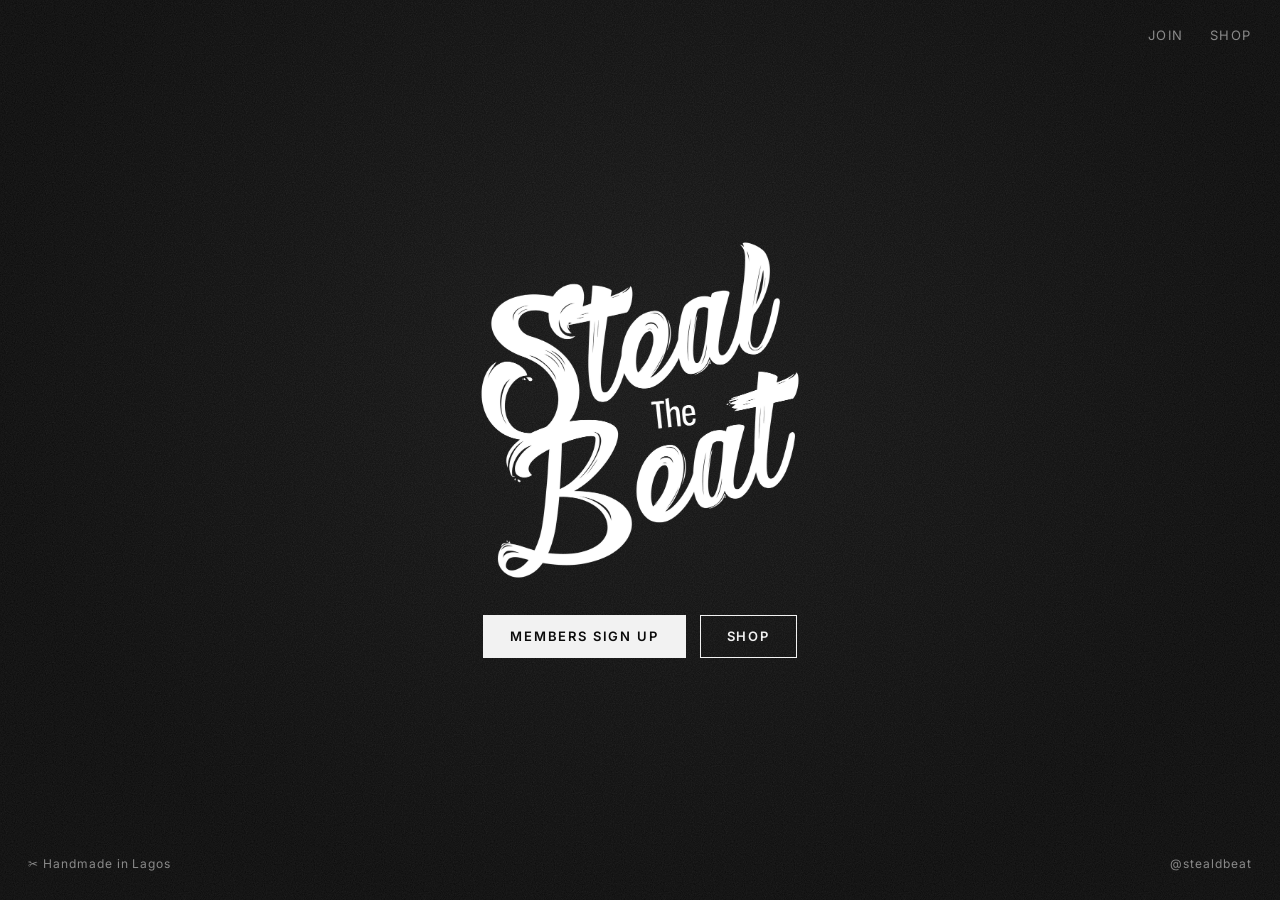
<file: index.html>
<!DOCTYPE html>
<html lang="en">
<head>
<meta charset="utf-8">
<meta name="viewport" content="width=device-width, initial-scale=1">
<title>Steal the Beat</title>
<meta name="description" content="Steal the Beat. Lagos.">
<link rel="preconnect" href="https://fonts.googleapis.com">
<link rel="preconnect" href="https://fonts.gstatic.com" crossorigin>
<link href="https://fonts.googleapis.com/css2?family=Archivo:wdth,wght@125,800&family=Inter:wght@400;500;600&display=swap" rel="stylesheet">
<link rel="stylesheet" href="assets/style.css?v=2">
<link rel="icon" href="assets/favicon.png">
</head>
<body class="asphalt">

<header class="top">
  <span></span>
  <nav>
    <a href="join.html">Join</a>
    <a href="https://dfvg3k-th.myshopify.com/">Shop</a>
  </nav>
</header>

<main class="home">
  <h1 class="sr">Steal the Beat</h1>
  <img class="home-logo" src="assets/logo.png" alt="">
  <div class="links">
    <a class="btn" href="join.html">Members sign up</a>
    <a class="btn ghost" href="https://dfvg3k-th.myshopify.com/">Shop</a>
  </div>
</main>

<footer>
  <span>✂️ Handmade in Lagos</span>
  <a href="https://instagram.com/stealdbeat">@stealdbeat</a>
</footer>

</body>
</html>
</file>
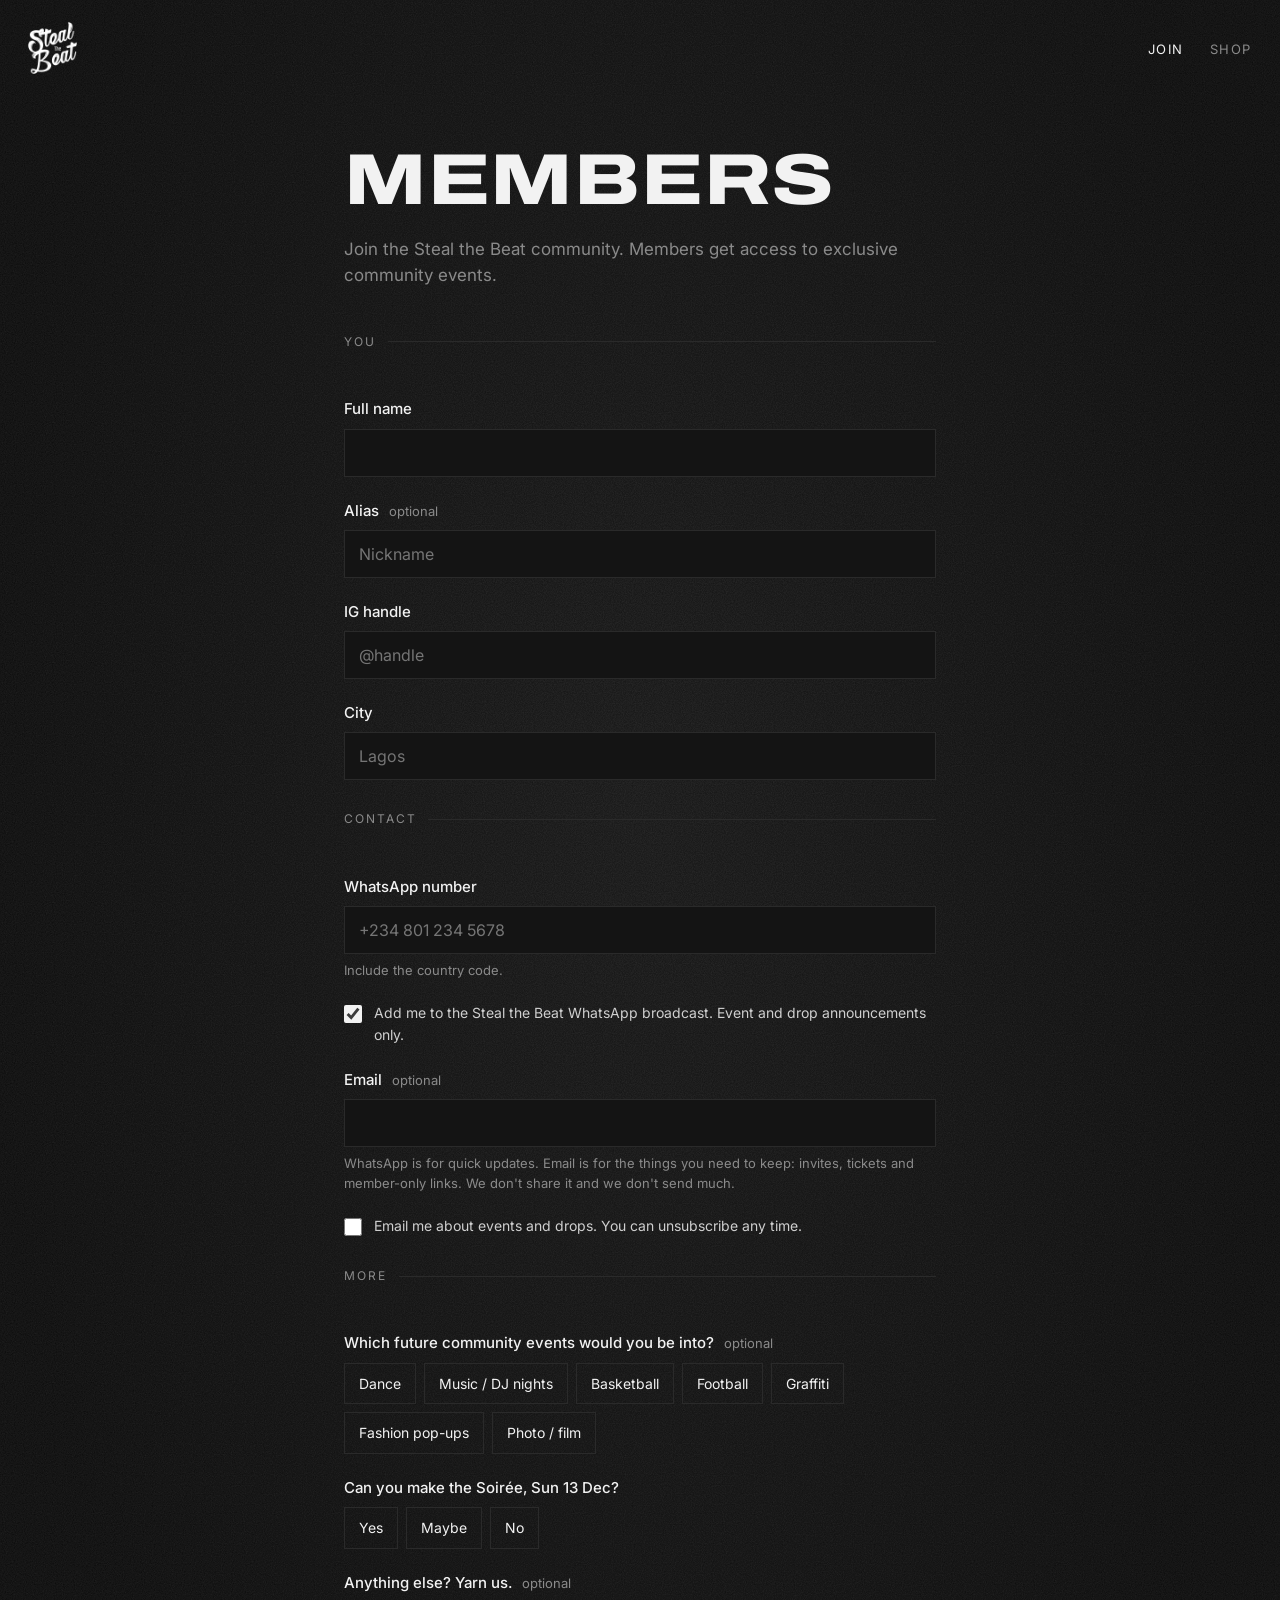
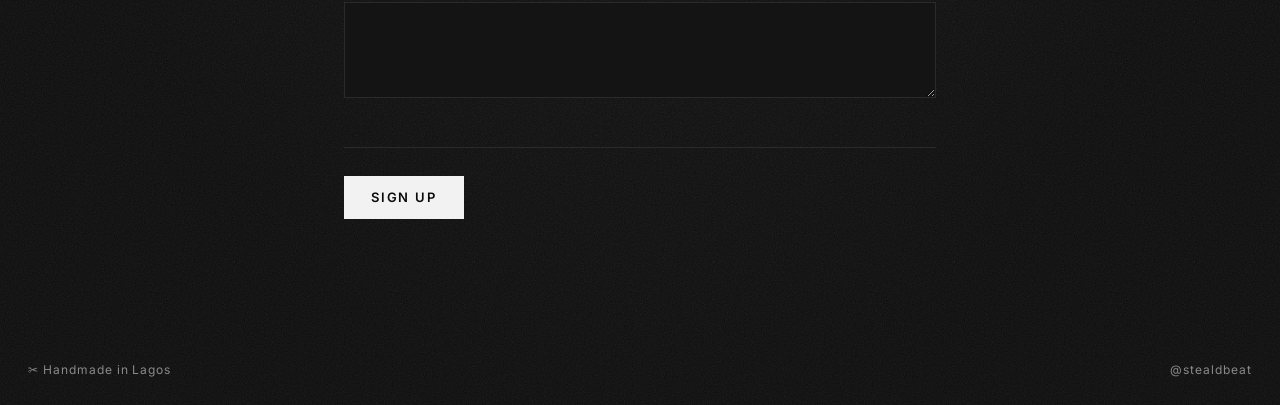
<file: join.html>
<!DOCTYPE html>
<html lang="en">
<head>
<meta charset="utf-8">
<meta name="viewport" content="width=device-width, initial-scale=1">
<title>Join | Steal the Beat</title>
<meta name="description" content="Steal the Beat member sign-up.">
<link rel="preconnect" href="https://fonts.googleapis.com">
<link rel="preconnect" href="https://fonts.gstatic.com" crossorigin>
<link href="https://fonts.googleapis.com/css2?family=Archivo:wdth,wght@125,800&family=Inter:wght@400;500;600&display=swap" rel="stylesheet">
<link rel="stylesheet" href="assets/style.css?v=2">
<link rel="icon" href="assets/favicon.png">
</head>
<body class="asphalt">

<header class="top">
  <a class="wordmark" href="./"><img src="assets/logo-mark.png" alt="Steal the Beat"></a>
  <nav>
    <a href="join.html" aria-current="page">Join</a>
    <a href="https://dfvg3k-th.myshopify.com/">Shop</a>
  </nav>
</header>

<main>
<div class="wrap">

  <div id="intro">
    <h1>Members</h1>
    <p class="lede">Join the Steal the Beat community. Members get access to exclusive community events.</p>
  </div>

  <form id="join" novalidate>

    <fieldset>
      <legend>You</legend>

      <div class="field">
        <label for="name">Full name</label>
        <input id="name" name="name" type="text" autocomplete="name" required>
      </div>

      <div class="field">
        <label for="alias">Alias <span class="opt">optional</span></label>
        <input id="alias" name="alias" type="text" placeholder="Nickname">
      </div>

      <div class="field">
        <label for="instagram">IG handle</label>
        <input id="instagram" name="instagram" type="text" placeholder="@handle" autocapitalize="off" autocorrect="off" required>
      </div>

      <div class="field">
        <label for="city">City</label>
        <input id="city" name="city" type="text" placeholder="Lagos" autocomplete="address-level2" required>
      </div>
    </fieldset>

    <fieldset>
      <legend>Contact</legend>

      <div class="field">
        <label for="whatsapp">WhatsApp number</label>
        <input id="whatsapp" name="whatsapp" type="tel" autocomplete="tel" placeholder="+234 801 234 5678" required>
        <p class="hint">Include the country code.</p>
      </div>

      <div class="field">
        <label class="check"><input type="checkbox" name="ok_whatsapp" value="yes" checked required>
          Add me to the Steal the Beat WhatsApp broadcast. Event and drop announcements only.</label>
      </div>

      <div class="field">
        <label for="email">Email <span class="opt">optional</span></label>
        <input id="email" name="email" type="email" autocomplete="email">
        <p class="hint">WhatsApp is for quick updates. Email is for the things you need to keep: invites, tickets and member-only links. We don't share it and we don't send much.</p>
      </div>

      <div class="field">
        <label class="check"><input type="checkbox" name="ok_email" value="yes">
          Email me about events and drops. You can unsubscribe any time.</label>
      </div>
    </fieldset>

    <fieldset>
      <legend>More</legend>

      <div class="field">
        <span class="label">Which future community events would you be into? <span class="opt">optional</span></span>
        <div class="chips">
          <label><input type="checkbox" name="into" value="Dance"><span>Dance</span></label>
          <label><input type="checkbox" name="into" value="Music / DJ nights"><span>Music / DJ nights</span></label>
          <label><input type="checkbox" name="into" value="Basketball"><span>Basketball</span></label>
          <label><input type="checkbox" name="into" value="Football"><span>Football</span></label>
          <label><input type="checkbox" name="into" value="Graffiti"><span>Graffiti</span></label>
          <label><input type="checkbox" name="into" value="Fashion pop-ups"><span>Fashion pop-ups</span></label>
          <label><input type="checkbox" name="into" value="Photo / film"><span>Photo / film</span></label>
        </div>
      </div>

      <div class="field">
        <span class="label">Can you make the Soirée, Sun 13 Dec?</span>
        <div class="chips">
          <label><input type="radio" name="soiree" value="Yes" required><span>Yes</span></label>
          <label><input type="radio" name="soiree" value="Maybe"><span>Maybe</span></label>
          <label><input type="radio" name="soiree" value="No"><span>No</span></label>
        </div>
      </div>

      <div class="field">
        <label for="notes">Anything else? Yarn us. <span class="opt">optional</span></label>
        <textarea id="notes" name="notes"></textarea>
      </div>
    </fieldset>

    <!-- spam trap: real people never see or fill this -->
    <div class="hp" aria-hidden="true">
      <label for="website">Website</label>
      <input id="website" name="website" type="text" tabindex="-1" autocomplete="off">
    </div>

    <div class="submit-row">
      <button class="btn" type="submit" id="submit">Sign up</button>
      <p class="form-msg" id="msg" role="status" aria-live="polite"></p>
    </div>
  </form>

  <div class="done" id="done">
    <h1>You're in.</h1>
    <p class="lede">We'll be in touch on WhatsApp.</p>
  </div>

</div>
</main>

<footer>
  <span>✂️ Handmade in Lagos</span>
  <a href="https://instagram.com/stealdbeat">@stealdbeat</a>
</footer>

<script src="assets/form.js?v=4"></script>
</body>
</html>
</file>
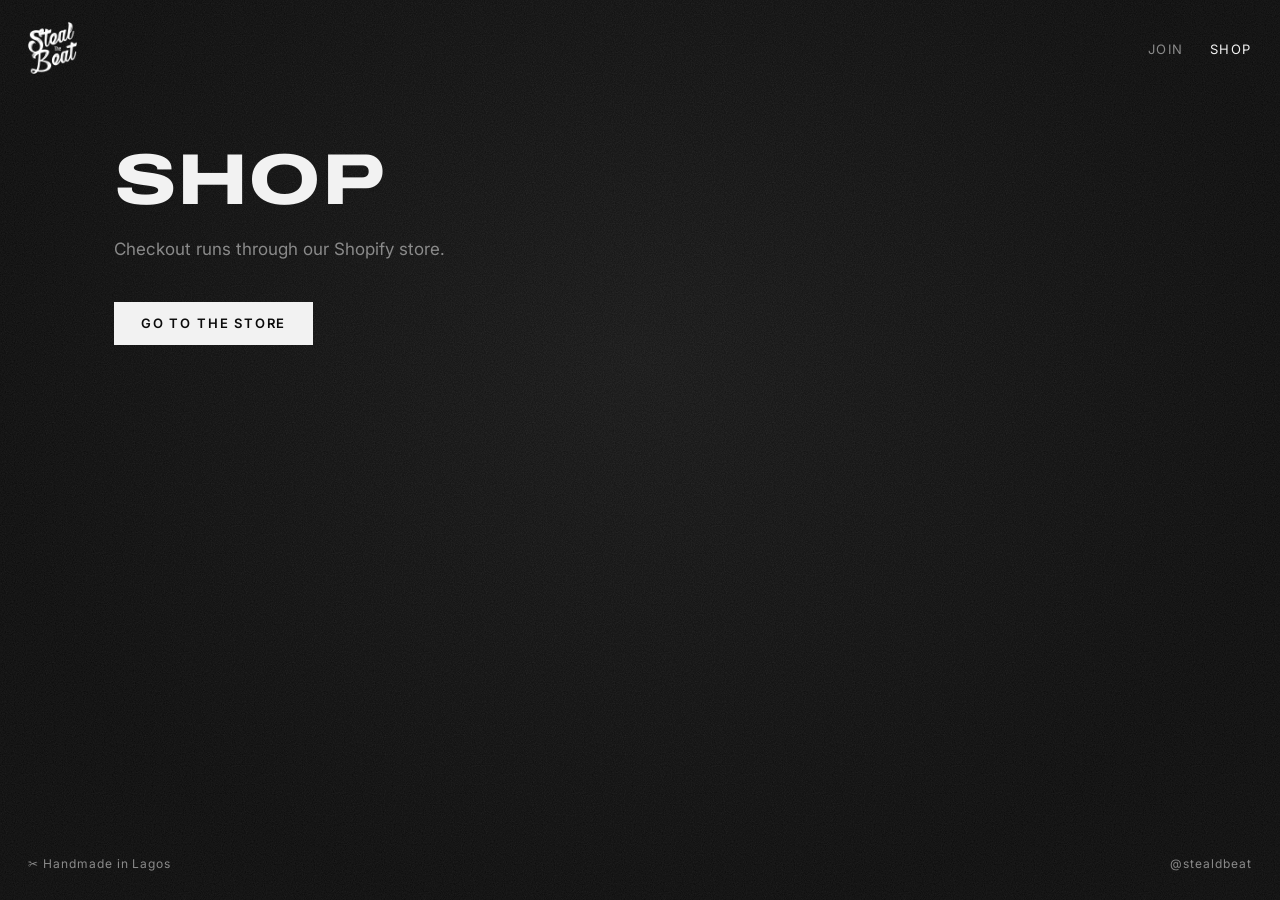
<file: shop.html>
<!DOCTYPE html>
<html lang="en">
<head>
<meta charset="utf-8">
<meta name="viewport" content="width=device-width, initial-scale=1">
<title>Shop | Steal the Beat</title>
<meta name="description" content="Steal the Beat clothing.">
<link rel="preconnect" href="https://fonts.googleapis.com">
<link rel="preconnect" href="https://fonts.gstatic.com" crossorigin>
<link href="https://fonts.googleapis.com/css2?family=Archivo:wdth,wght@125,800&family=Inter:wght@400;500;600&display=swap" rel="stylesheet">
<link rel="stylesheet" href="assets/style.css?v=2">
<link rel="icon" href="assets/favicon.png">
</head>
<body class="asphalt">

<header class="top">
  <a class="wordmark" href="./"><img src="assets/logo-mark.png" alt="Steal the Beat"></a>
  <nav>
    <a href="join.html">Join</a>
    <a href="https://dfvg3k-th.myshopify.com/" aria-current="page">Shop</a>
  </nav>
</header>

<main>
<div class="wrap" style="max-width:1100px">
  <h1>Shop</h1>
  <p class="lede">Checkout runs through our Shopify store.</p>

  <div class="shop-embed" id="shop">
    <!--
      SHOPIFY BUY BUTTON GOES HERE.
      In Shopify admin: Sales channels > Buy Button > Create > Collection buy button,
      pick the collection, set colours to black/white, then copy the embed code
      and paste it in place of the fallback below.
    -->
    <p><a class="btn" href="https://dfvg3k-th.myshopify.com/">Go to the store</a></p>
  </div>
</div>
</main>

<footer>
  <span>✂️ Handmade in Lagos</span>
  <a href="https://instagram.com/stealdbeat">@stealdbeat</a>
</footer>

</body>
</html>
</file>
<file: assets/style.css>
/* Steal the Beat — v1 */
:root {
  --bg: #0b0b0b;
  --fg: #f2f2f2;
  --mute: #8a8a8a;
  --line: #2a2a2a;
  --field: #141414;
  --error: #ff5a4e;
  --wrap: 640px;
}

* { box-sizing: border-box; margin: 0; padding: 0; }

html { -webkit-text-size-adjust: 100%; }

body {
  background: var(--bg);
  color: var(--fg);
  font-family: "Inter", system-ui, sans-serif;
  font-size: 16px;
  line-height: 1.55;
  min-height: 100vh;
  display: flex;
  flex-direction: column;
}

/* Asphalt: fine grain over black. Remove the class "asphalt" from <body> for plain black. */
body.asphalt {
  background-color: #0d0d0d;
  background-image:
    url("data:image/svg+xml,%3Csvg xmlns='http://www.w3.org/2000/svg' width='240' height='240'%3E%3Cfilter id='n'%3E%3CfeTurbulence type='fractalNoise' baseFrequency='0.9' numOctaves='3' stitchTiles='stitch'/%3E%3CfeColorMatrix values='0 0 0 0 1  0 0 0 0 1  0 0 0 0 1  0 0 0 0.09 0'/%3E%3C/filter%3E%3Crect width='100%25' height='100%25' filter='url(%23n)'/%3E%3C/svg%3E"),
    radial-gradient(ellipse at 50% 40%, rgba(255,255,255,0.035), rgba(0,0,0,0.25) 75%);
}

a { color: inherit; }

/* Header */
.top {
  display: flex;
  justify-content: space-between;
  align-items: center;
  padding: 22px 28px;
}
.wordmark {
  font-family: "Archivo", sans-serif;
  font-weight: 800;
  font-stretch: 125%;
  letter-spacing: 0.04em;
  text-transform: uppercase;
  text-decoration: none;
  font-size: 15px;
}
.wordmark img { height: 52px; display: block; }
.home-logo { width: min(320px, 70vw); height: auto; margin-bottom: 36px; }
.sr { position: absolute; width: 1px; height: 1px; overflow: hidden; clip: rect(0 0 0 0); }
nav a {
  margin-left: 22px;
  font-size: 13px;
  letter-spacing: 0.12em;
  text-transform: uppercase;
  text-decoration: none;
  color: var(--mute);
}
nav a:hover, nav a[aria-current="page"] { color: var(--fg); }

main { flex: 1; }

.wrap { max-width: var(--wrap); margin: 0 auto; padding: 48px 24px 80px; }

h1 {
  font-family: "Archivo", sans-serif;
  font-weight: 800;
  font-stretch: 125%;
  text-transform: uppercase;
  letter-spacing: 0.01em;
  line-height: 1;
  font-size: clamp(40px, 9vw, 72px);
  margin-bottom: 20px;
}
.lede { color: var(--mute); font-size: 17px; max-width: 34em; }

/* Home */
.home {
  min-height: calc(100vh - 160px);
  display: flex;
  flex-direction: column;
  justify-content: center;
  align-items: center;
  text-align: center;
  padding: 24px;
}
.home h1 { font-size: clamp(48px, 13vw, 140px); margin-bottom: 28px; }
.home .links { display: flex; gap: 14px; flex-wrap: wrap; justify-content: center; }

/* Buttons */
.btn {
  display: inline-block;
  background: var(--fg);
  color: var(--bg);
  border: 1px solid var(--fg);
  padding: 14px 26px;
  font: 600 13px/1 "Inter", sans-serif;
  letter-spacing: 0.14em;
  text-transform: uppercase;
  text-decoration: none;
  cursor: pointer;
}
.btn.ghost { background: transparent; color: var(--fg); }
.btn:hover { opacity: 0.85; }
.btn[disabled] { opacity: 0.4; cursor: wait; }

/* Form */
form { margin-top: 44px; }
fieldset { border: 0; border-top: 1px solid var(--line); padding: 28px 0 8px; }
legend {
  font-size: 12px;
  letter-spacing: 0.16em;
  text-transform: uppercase;
  color: var(--mute);
  padding-right: 12px;
}
.field { margin: 18px 0 22px; }
label, .label { display: block; font-size: 15px; font-weight: 500; margin-bottom: 8px; }
.opt { color: var(--mute); font-weight: 400; font-size: 13px; margin-left: 6px; }
.hint { color: var(--mute); font-size: 13px; margin-top: 6px; }

input[type="text"], input[type="email"], input[type="tel"], input[type="month"],
select, textarea {
  width: 100%;
  background: var(--field);
  color: var(--fg);
  border: 1px solid var(--line);
  border-radius: 0;
  padding: 13px 14px;
  font: 16px "Inter", sans-serif;
  appearance: none;
  -webkit-appearance: none;
}
select {
  background-image: linear-gradient(45deg, transparent 50%, var(--mute) 50%), linear-gradient(135deg, var(--mute) 50%, transparent 50%);
  background-position: calc(100% - 20px) 55%, calc(100% - 15px) 55%;
  background-size: 5px 5px;
  background-repeat: no-repeat;
}
input[type="month"]::-webkit-calendar-picker-indicator { filter: invert(1); opacity: 0.5; }
textarea { min-height: 96px; resize: vertical; }
input:focus, select:focus, textarea:focus { outline: none; border-color: var(--fg); }

.row { display: grid; grid-template-columns: 1fr 1fr; gap: 14px; }
@media (max-width: 520px) { .row { grid-template-columns: 1fr; } }

/* Chips (checkbox / radio groups) */
.chips { display: flex; flex-wrap: wrap; gap: 8px; }
.chips label { margin: 0; font-weight: 400; }
.chips input { position: absolute; opacity: 0; pointer-events: none; }
.chips span {
  display: inline-block;
  border: 1px solid var(--line);
  padding: 9px 14px;
  font-size: 14px;
  cursor: pointer;
  user-select: none;
}
.chips input:checked + span { background: var(--fg); color: var(--bg); border-color: var(--fg); }
.chips input:focus-visible + span { outline: 1px solid var(--fg); outline-offset: 2px; }

/* Consent boxes */
.check { display: flex; gap: 12px; align-items: flex-start; font-weight: 400; font-size: 14px; color: #cfcfcf; }
.check input { margin-top: 3px; width: 18px; height: 18px; accent-color: #f2f2f2; flex: none; }

.hp { position: absolute; left: -9999px; height: 0; overflow: hidden; }

.other-input { margin-top: 10px; display: none; }
.other-input.show { display: block; }

.submit-row { border-top: 1px solid var(--line); padding-top: 28px; margin-top: 12px; }
.form-msg { margin-top: 16px; font-size: 14px; min-height: 1.4em; }
.form-msg.error { color: var(--error); }

.done { display: none; }
.done.show { display: block; }

/* Shop */
.shop-embed { margin-top: 40px; min-height: 200px; }

/* Footer */
footer {
  padding: 26px 28px;
  font-size: 12px;
  color: var(--mute);
  letter-spacing: 0.08em;
  display: flex;
  justify-content: space-between;
  flex-wrap: wrap;
  gap: 10px;
}
footer a { text-decoration: none; }
footer a:hover { color: var(--fg); }
</file>
